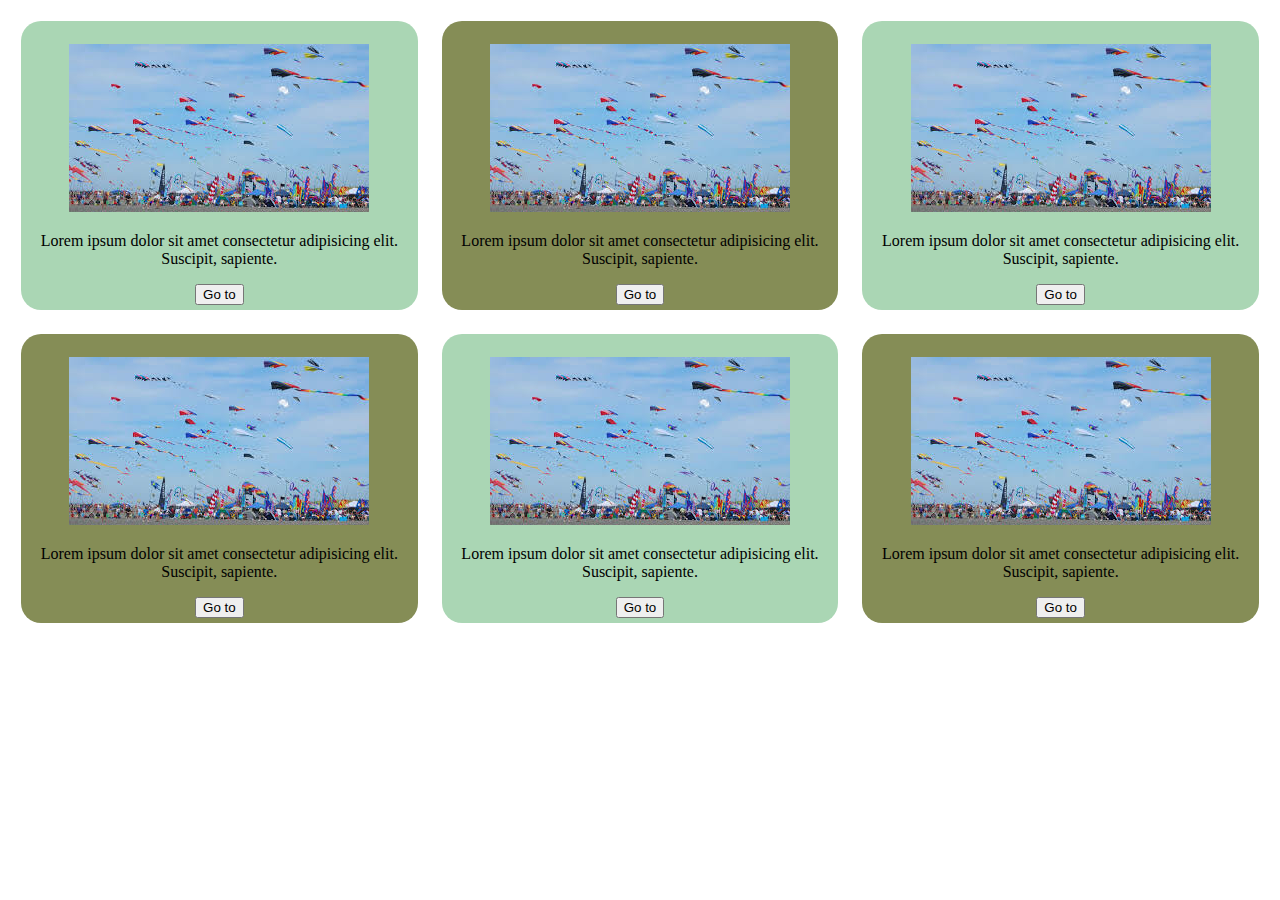
<file: day1/index.html>
<!DOCTYPE html>
<html lang="en">
<head>
    <meta charset="UTF-8">
    <meta name="viewport" content="width=device-width, initial-scale=1.0">
    <title>Document</title>
    <link rel="stylesheet" href="./style.css">
</head>
<body>
    <table border="0" >
    <tr>
        <td><div class="style" >
            <br>
                <img src="../images/kite.jpg" alt="html">
                <p>Lorem ipsum dolor sit amet consectetur adipisicing elit. Suscipit, sapiente.</p>
                <button>Go to</button>
            </div>
        </td>
        <td><div class="style" id="sheet">
            <br>
                <img src="../images/kite.jpg" alt="html">
                <p>Lorem ipsum dolor sit amet consectetur adipisicing elit. Suscipit, sapiente.</p>
                <button>Go to</button>
            </div></td>
        <td><div class="style">
            <br>
                <img src="../images/kite.jpg" alt="html">
                <p>Lorem ipsum dolor sit amet consectetur adipisicing elit. Suscipit, sapiente.</p>
                <button>Go to</button>
            </div></td>
    </tr>
    <tr>
        <td><div class="style" id="sheet">
            <br>
                <img src="../images/kite.jpg" alt="html">
                <p>Lorem ipsum dolor sit amet consectetur adipisicing elit. Suscipit, sapiente.</p>
                <button>Go to</button>
            </div></td>
        <td><div class="style">
            <br>
                <img src="../images/kite.jpg" alt="html">
                <p>Lorem ipsum dolor sit amet consectetur adipisicing elit. Suscipit, sapiente.</p>
                <button>Go to</button>
            </div></td>
        <td><div class="style" id="sheet">
            <br>
                <img src="../images/kite.jpg" alt="html">
                <p>Lorem ipsum dolor sit amet consectetur adipisicing elit. Suscipit, sapiente.</p>
                <button>Go to</button>
            </div></td>
    </tr>
</table>
</body>
</html>
</file>
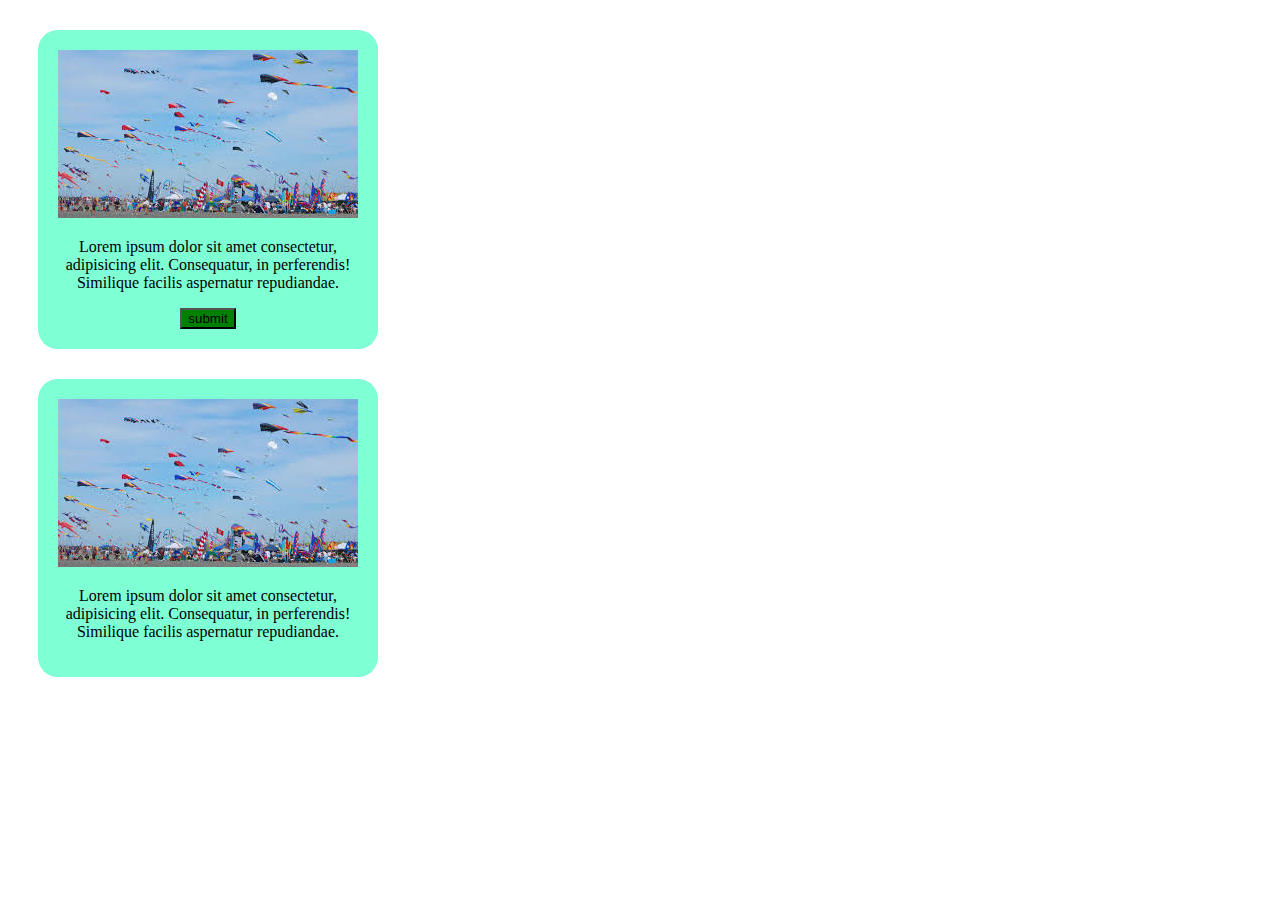
<file: day2/index.html>
<!DOCTYPE html>
<html lang="en">
<head>
    <meta charset="UTF-8">
    <meta name="viewport" content="width=device-width, initial-scale=1.0">
    <title>Document</title>
    <link rel="stylesheet" href="./style.css">
</head>
<body>
    <div class="style">
        <img src="../images/kite.jpg" alt="">
        <p>Lorem ipsum dolor sit amet consectetur, adipisicing elit. Consequatur, in perferendis! Similique facilis aspernatur repudiandae.</p>
        <button style="background-color:green">submit</button>
    </div>
    <div class="style">
        <img src="../images/kite.jpg" alt="">
        <p>Lorem ipsum dolor sit amet consectetur, adipisicing elit. Consequatur, in perferendis! Similique facilis aspernatur repudiandae.</p>
    </div>
</body>
</html>
</file>
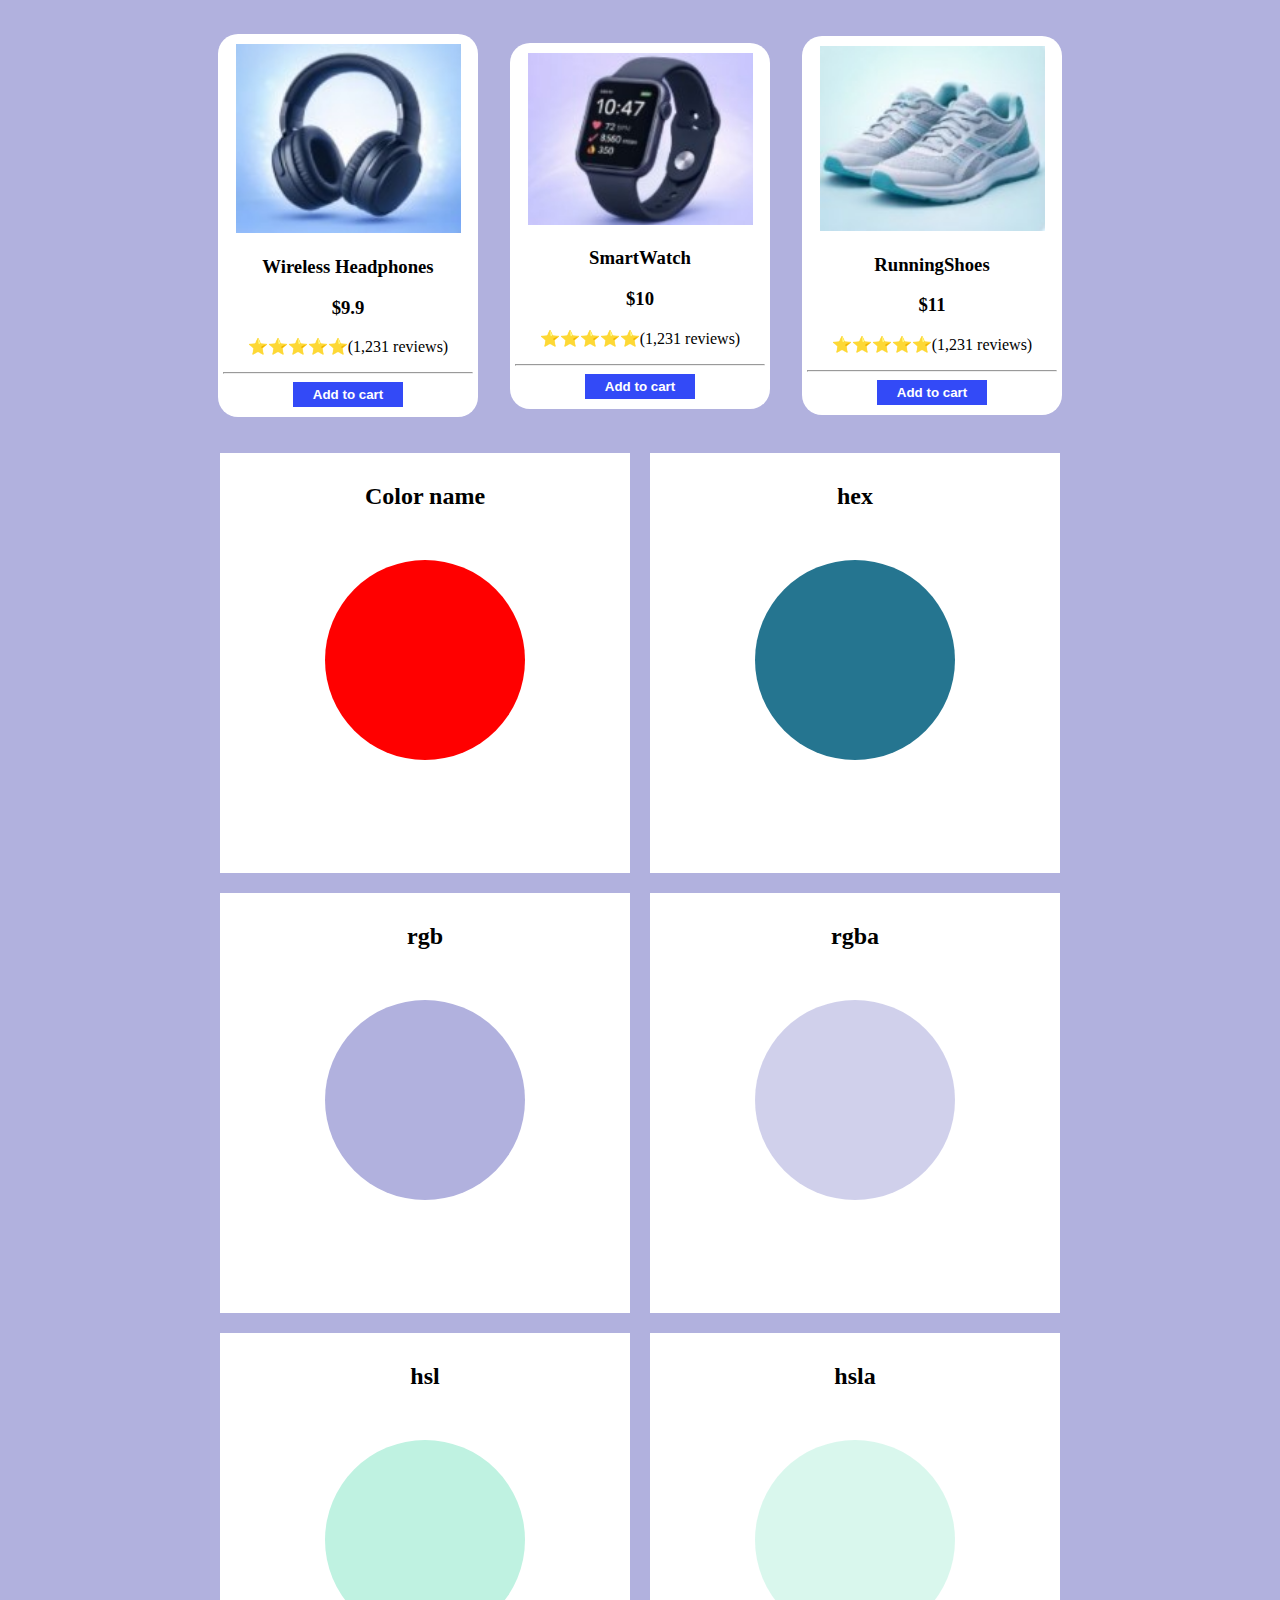
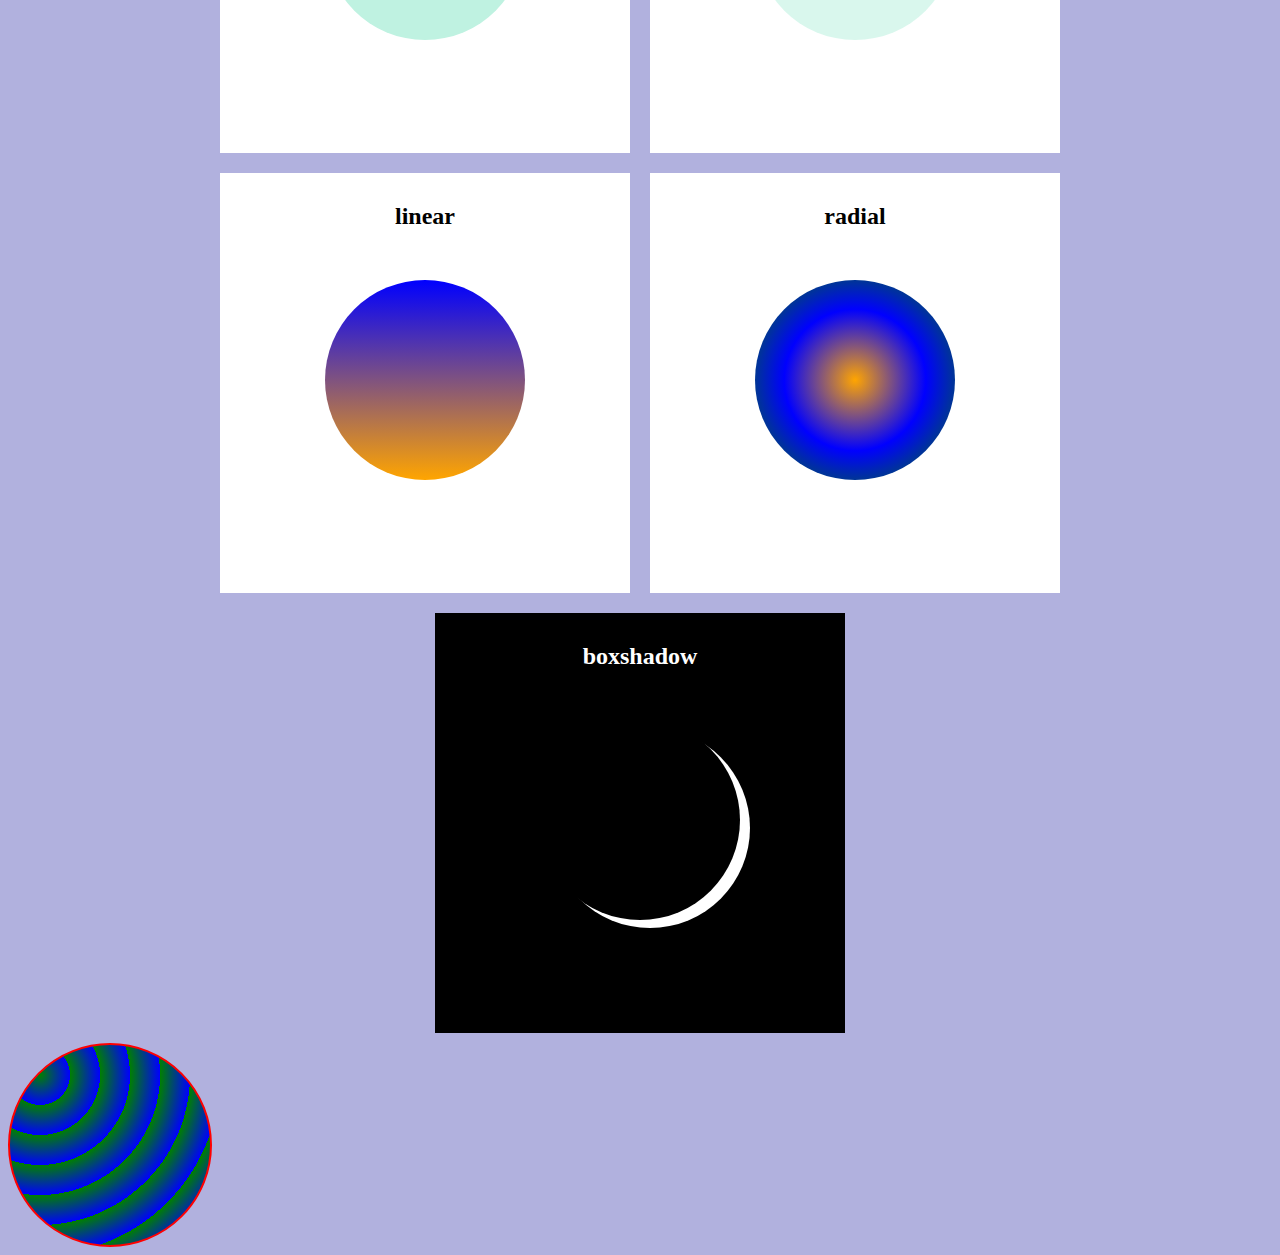
<file: day3 and 4/index.html>
<!DOCTYPE html>
<html lang="en">
<head>
    <meta charset="UTF-8">
    <meta name="viewport" content="width=device-width, initial-scale=1.0">
    <title>Template </title>
    <link rel="stylesheet" href="./style.css">
</head>
<body>
    <center>
        <table cellspacing="20px" >
            <tr>
                <td>
                    <div class="style">
                        <img src="../images/Screenshot 2026-02-12 160621.jpg" alt="" width="90%">
                        <h3>Wireless Headphones</h3>
                        <h3>$9.9</h3>
                        <p>⭐⭐⭐⭐⭐(1,231 reviews)</p>
                        <hr>
                        <button style="background-color: rgba(7, 35, 245, 0.823);">
                            <font color="white"><b>Add to cart</b></font>
                        </button>
                    </div>
                </td>
                <td>
                    <div class="style">
                        <img src="../images/SmartWatch.jpg" alt="" width="90%">
                        <h3>SmartWatch</h3>
                        <h3>$10</h3>
                        <p>⭐⭐⭐⭐⭐(1,231 reviews)</p>
                        <hr>
                        <button style="background-color: rgba(7, 35, 245, 0.823);">
                            <font color="white"><b>Add to cart</b></font>
                        </button>
                    </div>
                </td>
                <td>
                    <div class="style">
                        <img src="../images/RunningShoes.jpg" alt="" width="90%">
                        <h3>RunningShoes</h3>
                        <h3>$11</h3>
                        <p>⭐⭐⭐⭐⭐(1,231 reviews)</p>
                        <hr>
                        <button style="background-color: rgba(7, 35, 245, 0.823);">
                            <font color="white"><b>Add to cart</b></font>
                        </button>
                    </div>
                </td>
            </tr>
        </table>
    </center>
    <div class="parent">
        <div class="outer">
            <h2>Color name</h2>
            <div class="circle" id="color">
            </div>
        </div>
        <div class="outer">
            <h2>hex</h2>
            <div class="circle" id="hex">
            </div>
        </div>
        <div class="outer">
            <h2>rgb</h2>
            <div class="circle" id="rgb">
            </div>
        </div>
        <div class="outer">
            <h2>rgba</h2>
            <div class="circle" id="rgba">
            </div>
        </div>
        <div class="outer">
            <h2>hsl</h2>
            <div class="circle" id="hsl">
            </div>
        </div>
        <div class="outer">
            <h2>hsla</h2>
            <div class="circle" id="hsla">
            </div>
        </div>
        <div class="outer">
            <h2>linear</h2>
            <div class="circle" id="linear">
            </div>
        </div>
        <div class="outer">
            <h2>radial</h2>
            <div class="circle" id="radial">
            </div>
        </div>
        <div class="shadow">
            <h2><font color="white">boxshadow</font></h2>
            <div class="circle" id="box">
            </div>
        </div>
    </div>
    <div class="lol">
        
    </div>

</body>
</html>
</file>
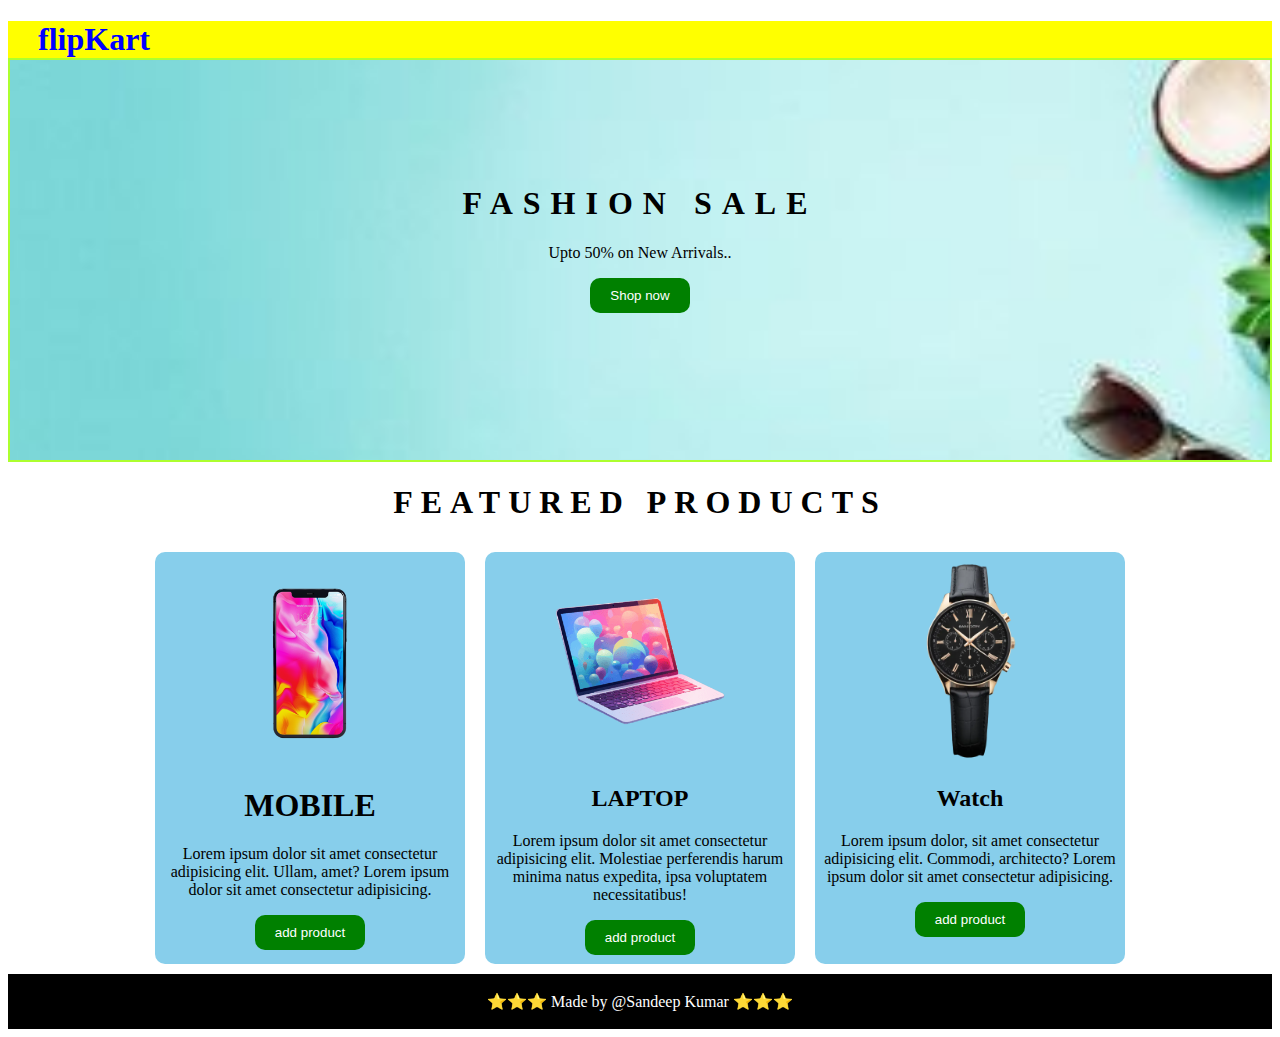
<file: day5/index.html>
<!DOCTYPE html>
<html lang="en">
<head>
    <meta charset="UTF-8">
    <meta name="viewport" content="width=device-width, initial-scale=1.0">
    <title>Flipkart</title>
    <link rel="stylesheet" href="./style.css">
</head>
<body>
    <h1 id="top">flipKart</h1>
    <div class="banner">
        <h1>Fashion sale</h1>
        <p>Upto 50% on New Arrivals..</p>
        <button class="shop-btn">Shop now</button>
    </div>
    <h1  id="head">Featured Products</h1>
    <div class="parent">
        <div class="child">
            <img src="../images/mobile.png" alt="" width="200px" height="200px">
            <h1>MOBILE</h1>
            <p>Lorem ipsum dolor sit amet consectetur adipisicing elit. Ullam, amet? Lorem ipsum dolor sit amet consectetur adipisicing.</p>
            <button class="shop-btn">add product</button>
        </div>
        <div class="child">
            <img src="../images/laptop.png" alt="" width="200px" height="200px">
            <h2>LAPTOP</h2>
            <p>Lorem ipsum dolor sit amet consectetur adipisicing elit. Molestiae perferendis harum minima natus expedita, ipsa voluptatem necessitatibus!</p>
            <button class="shop-btn">add product</button>
        </div>
        <div class="child">
            <img src="../images/watch.webp" alt="" width="200px" height="200px">
            <h2>Watch</h2>
            <p>Lorem ipsum dolor, sit amet consectetur adipisicing elit. Commodi, architecto? Lorem ipsum dolor sit amet consectetur adipisicing.</p>
            <button class="shop-btn">add product</button>
        </div>
    </div>
    <footer class="footer">
        <p>⭐⭐⭐ Made by @Sandeep Kumar ⭐⭐⭐</p>
    </footer>
</body>
</html>
</file>
<file: day1/style.css>
.style{
    background-color: rgba(28, 144, 53, 0.373);
    text-align:center;
    margin: 10px;
    padding: 5px;
    border-radius: 20px;
}
#sheet{
    background-color: rgb(133, 141, 86);
}
</file>
<file: day2/style.css>
.style{
    width: 300px;
    padding:20px ;  
    text-align: center;
    margin: 30px;
    background-color: aquamarine; 
    border-radius: 20px;
}
div:hover{
    background-color: orange;
    width:400px;

}
</file>
<file: day3 and 4/style.css>
body{
    background-color: rgb(177, 177, 222);
}
.style{
    background-color: white;
    text-align: center;
    width:250px;
    
    padding: 10px 5px;
    margin: 5px;
    border-radius: 20px;
}
button{
    border:1px none;
    padding: 5px 20px;
}
.outer{
    text-align: center;
    background-color: white;
    width: 400px;
    height: 400px;
    padding: 10px 5px;
    margin: 10px;
}
.circle{
    text-align: center;
    
    width: 200px;
    height: 200px;
    margin:auto;
    margin-top: 50px;
    border-radius: 50%;
}
.parent{
    display: flex;
    flex-wrap: wrap;
    justify-content: center;
}
#color{
    background-color: red;
}
#hex{
    background-color: #257590;
}
#rgb{
    background-color: rgb(177, 177, 222);
}
#rgba{
    background-color: rgba(177,177,222,0.6);
}
#hsl{
    background-color: hsl(520,67%,85%);
}
#hsla{
    background-color: hsla(520,67%,85%,0.6);
}
#linear{
    background: linear-gradient(to top,orange,blue)
}
#radial{
    background: radial-gradient(orange,blue,green);
}
.shadow{
    text-align: center;
    background-color: black;
    width:400px;
    height: 400px;
    padding: 10px 5px;
    margin: 10px;
}
#box{
    box-shadow: 10px 8px  white;
}
.lol{
    background: repeating-linear-gradient(orange 0px,orange 10px,blue 10px,blue 20px);
    width: 200px;
    height: 200px;
    border: 2px solid red;
}
.lol{
    background: repeating-radial-gradient(closest-side at 30px 30px,green,blue);
    width: 200px;
    height: 200px;
    border: 2px solid red;
    border-radius: 50%;
}
</file>
<file: day5/style.css>
#top{
    background-color: yellow;
    color:blue;
    text-indent: 30px;
    margin-bottom: 0px;
}
.banner{
    border:2px solid greenyellow;
    width:auto;
    height: 400px;
    text-align: center;
    background-repeat: no-repeat;
    background-position: center;
    background-image: url(../images/banner.jpg);
    background-size: cover;
    background-attachment: fixed;
}
.shop-btn{
    background-color: green;
  color: white;
  border: none;
  padding: 10px 20px;        
  border-radius: 10px;       
  cursor: pointer;
  /* font-size: 13px; */
}
.shop-btn:hover{
    background-color: #253fff;
}
.banner>h1{
    margin-top: 125px;
    letter-spacing: 10px;
    text-transform: uppercase;
}
#head{
    text-align: center;
    letter-spacing: 8px;
    text-transform: uppercase;
}
.parent{
    
    display: flex;
    flex-wrap: wrap;
    justify-content: center;
}
.child{
    text-align: center;
    border-radius: 10px;
    background-color: skyblue;
    /* border: 1px solid black; */
    width: 300px;
    /* height: 400px; */
    padding: 9px 5px;
    margin: 10px;

    /* background-color: aqua;
    text-align: center;
    width: 100px;
    height: 400px; */
}
.child:hover{
    background: linear-gradient(to left,orange,red,yellow);
}
.footer {
    background-color: black;
    color: white;
    text-align: center;
    padding: 2px ;
}
</file>
